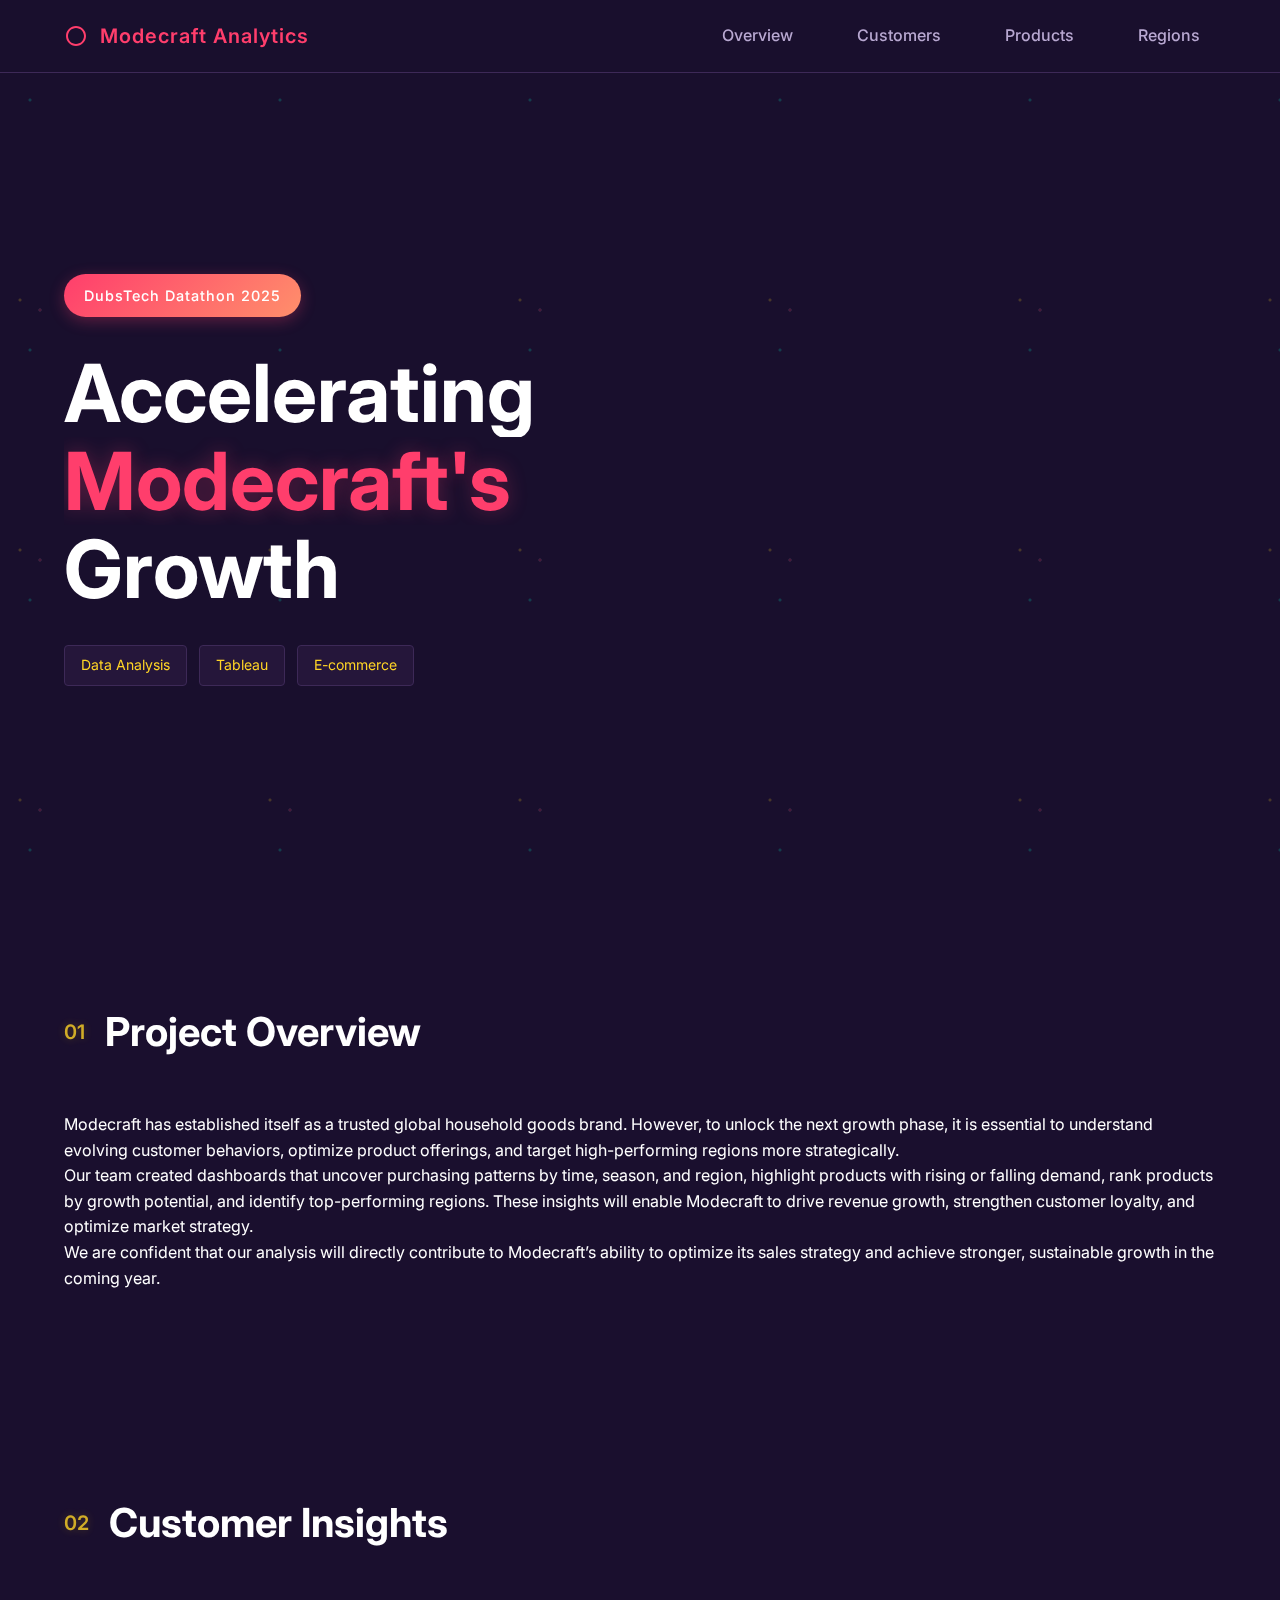
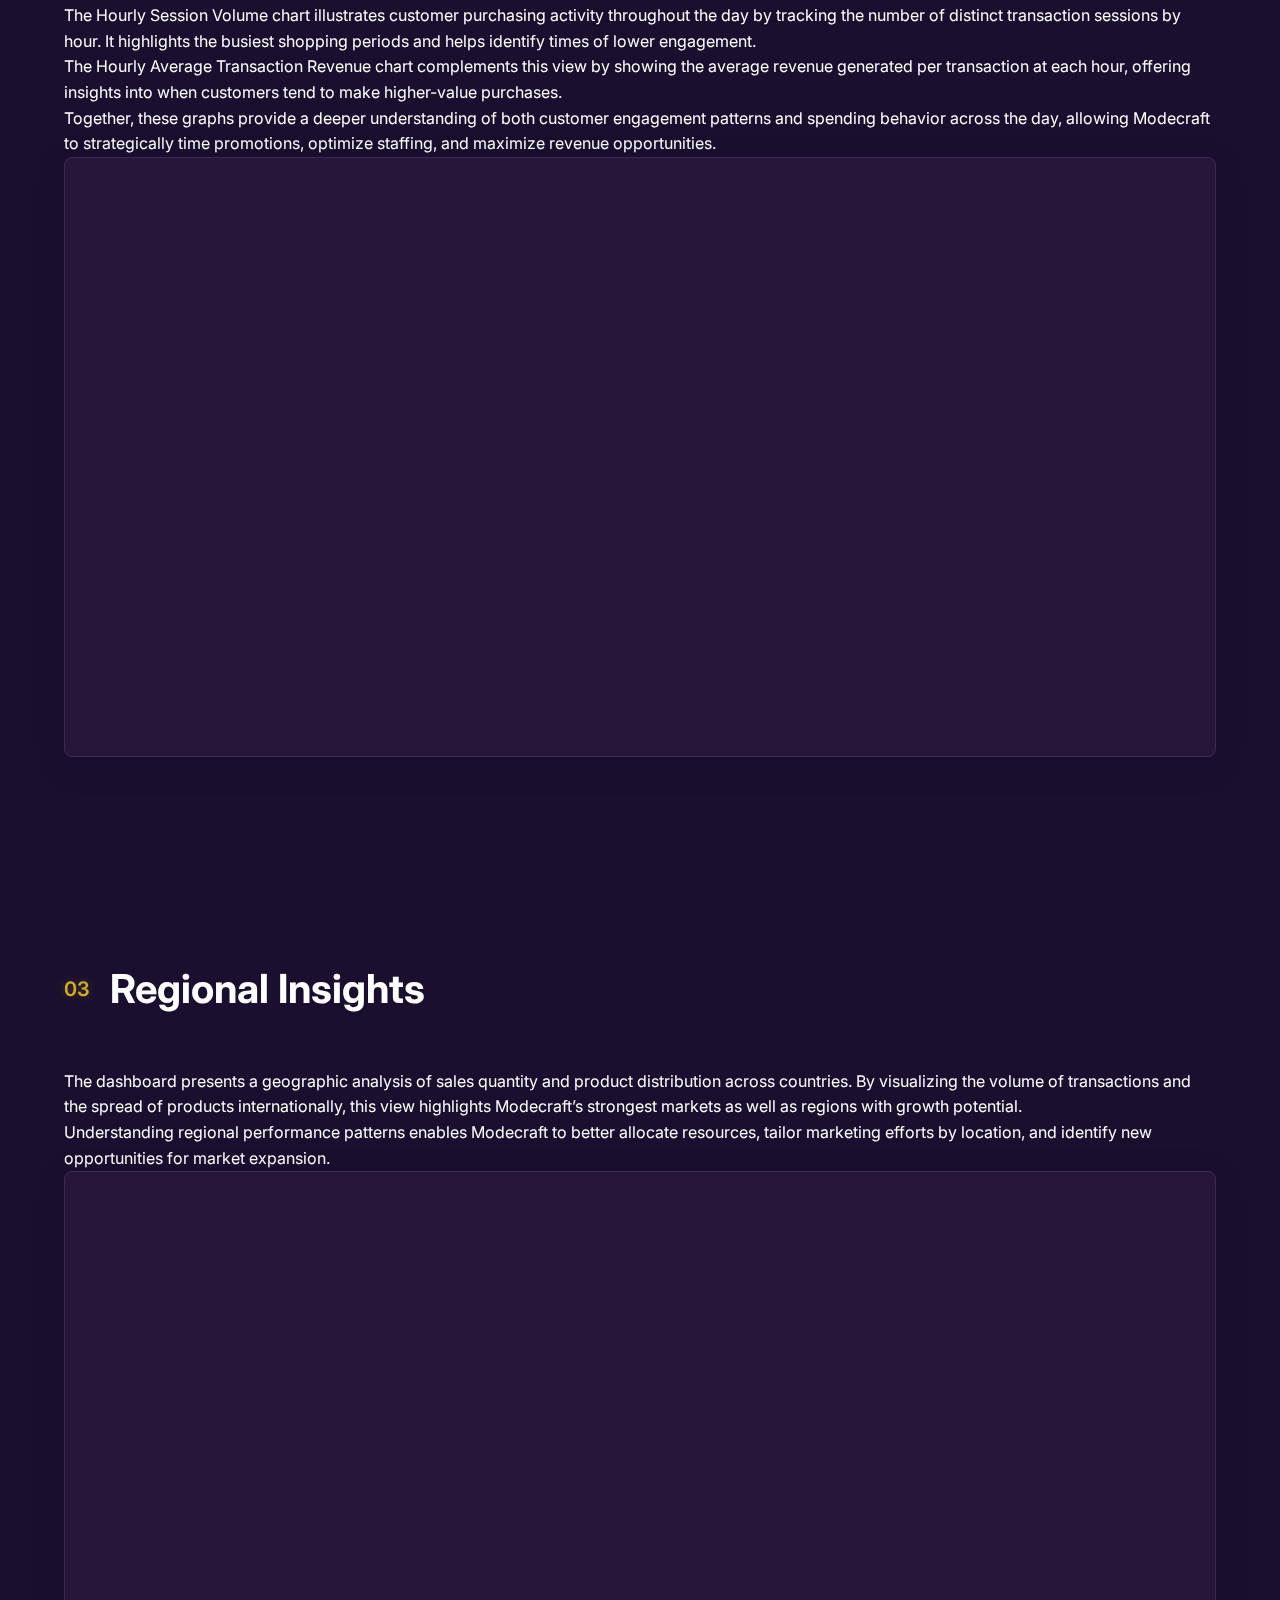
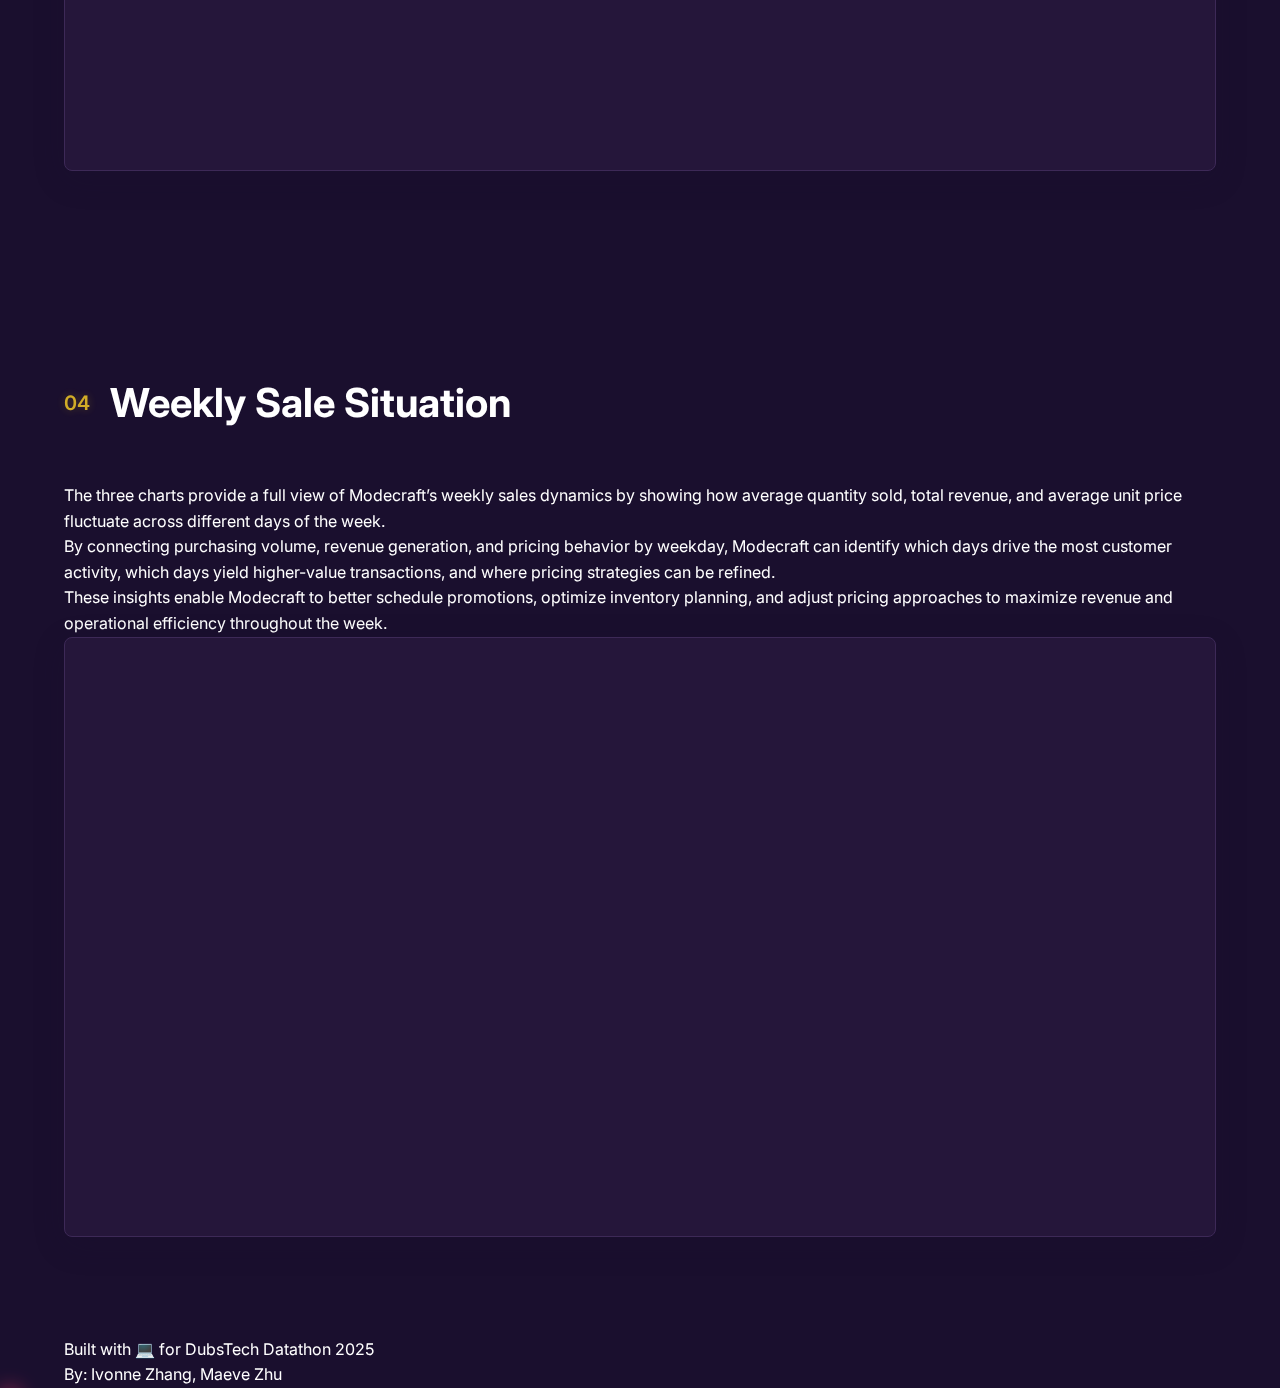
<file: display/index.html>
<!DOCTYPE html>
<html lang="en">
<head>
    <meta charset="UTF-8">
    <meta name="viewport" content="width=device-width, initial-scale=1.0">
    <title>Modecraft Analytics | DubsTech Datathon</title>
    <link rel="stylesheet" href="styles-github.css">
    <link href="https://fonts.googleapis.com/css2?family=JetBrains+Mono:wght@400;600&family=Inter:wght@300;400;500;600;700&display=swap" rel="stylesheet">
    <script src="https://public.tableau.com/javascripts/api/viz_v1.js"></script>
</head>
<body>
    <div class="stars"></div>
    <nav class="nav-github">
        <div class="container">
            <div class="nav-content">
                <a href="#" class="logo">
                    <svg class="logo-icon" viewBox="0 0 24 24" width="24" height="24">
                        <path fill="currentColor" d="M12 2C6.48 2 2 6.48 2 12s4.48 10 10 10 10-4.48 10-10S17.52 2 12 2zm0 18c-4.41 0-8-3.59-8-8s3.59-8 8-8 8 3.59 8 8-3.59 8-8 8z"/>
                    </svg>
                    <span class="logo-text">Modecraft Analytics</span>
                </a>
                <ul class="nav-links">
                    <li><a href="#overview" class="nav-link">Overview</a></li>
                    <li><a href="#customer-insights" class="nav-link">Customers</a></li>
                    <li><a href="#product-review" class="nav-link">Products</a></li>
                    <li><a href="#regional-analysis" class="nav-link">Regions</a></li>
                </ul>
            </div>
        </div>
    </nav>

    <header class="header-github">
        <div class="container">
            <div class="header-content">
                <div class="project-badge">DubsTech Datathon 2025</div>
                <h1 class="main-title">
                    <span class="title-line">Accelerating</span>
                    <span class="title-line accent">Modecraft's</span>
                    <span class="title-line">Growth</span>
                </h1>
                <div class="tech-stack">
                    <span class="tech-badge">Data Analysis</span>
                    <span class="tech-badge">Tableau</span>
                    <span class="tech-badge">E-commerce</span>
                </div>
            </div>
        </div>
        <div class="header-gradient"></div>
    </header>

    <main class="main-content">
        <section id="overview" class="section-github">
            <div class="container">
                <div class="section-content">
                    <div class="section-header">
                        <span class="section-number">01</span>
                        <h2 class="section-title">Project Overview</h2>
                    </div>
                    <div class="content-grid">
                        <div class="text-content">
                            <p class="lead intro-paragraph">
                                Modecraft has established itself as a trusted global household goods brand. However, to unlock the next growth phase, it is essential to understand evolving customer behaviors, optimize product offerings, and target high-performing regions more strategically.
                            </p>
                            <p class="intro-paragraph">
                                Our team created dashboards that uncover purchasing patterns by time, season, and region, highlight products with rising or falling demand, rank products by growth potential, and identify top-performing regions. These insights will enable Modecraft to drive revenue growth, strengthen customer loyalty, and optimize market strategy.
                            </p>
                            <p class="intro-paragraph">
                                We are confident that our analysis will directly contribute to Modecraft’s ability to optimize its sales strategy and achieve stronger, sustainable growth in the coming year.
                            </p>
                    
                        </div>                        
                    </div>
                </div>
            </div>
        </section>

        <section id="customer-insights" class="section-github">
            <div class="container">
                <div class="section-content">
                    <div class="section-header">
                        <span class="section-number">02</span>
                        <h2 class="section-title">Customer Insights</h2>
                    </div>
                    <div class="content-grid">
                        <div class="text-content">
                            <p>
                                The Hourly Session Volume chart illustrates customer purchasing activity throughout the day by tracking the number of distinct transaction sessions by hour. It highlights the busiest shopping periods and helps identify times of lower engagement.
                                </p>
                                <p>
                                The Hourly Average Transaction Revenue chart complements this view by showing the average revenue generated per transaction at each hour, offering insights into when customers tend to make higher-value purchases.
                                </p>
                                <p>
                                Together, these graphs provide a deeper understanding of both customer engagement patterns and spending behavior across the day, allowing Modecraft to strategically time promotions, optimize staffing, and maximize revenue opportunities.
                                </p>
                        </div>
                        <div class="dashboard-container github">
                            <div class='tableauPlaceholder' id='viz1745786248107' style='position: relative'>
                                <noscript>
                                    <a href='#'>
                                        <img alt='Average Revenue per Transaction by Hour ' 
                                             src='https://public.tableau.com/static/images/Ho/HourCustomerInsight/HourCustomInsight/1_rss.png' 
                                             style='border: none' />
                                    </a>
                                </noscript>
                                <object class='tableauViz' style='display:none;'>
                                    <param name='host_url' value='https%3A%2F%2Fpublic.tableau.com%2F' />
                                    <param name='embed_code_version' value='3' />
                                    <param name='site_root' value='' />
                                    <param name='name' value='HourCustomerInsight&#47;HourCustomInsight' />
                                    <param name='tabs' value='no' />
                                    <param name='toolbar' value='yes' />
                                    <param name='static_image' value='https://public.tableau.com/static/images/Ho/HourCustomerInsight/HourCustomInsight/1.png' />
                                    <param name='animate_transition' value='yes' />
                                    <param name='display_static_image' value='yes' />
                                    <param name='display_spinner' value='yes' />
                                    <param name='display_overlay' value='yes' />
                                    <param name='display_count' value='yes' />
                                    <param name='language' value='en-US' />
                                    <param name='filter' value='publish=yes' />
                                </object>
                            </div>
                            <script type='text/javascript'>
                                var divElement = document.getElementById('viz1745786248107');
                                var vizElement = divElement.getElementsByTagName('object')[0];
                                if (divElement.offsetWidth > 800) {
                                    vizElement.style.width='1366px';
                                    vizElement.style.height='795px';
                                } else if (divElement.offsetWidth > 500) {
                                    vizElement.style.width='1366px';
                                    vizElement.style.height='795px';
                                } else {
                                    vizElement.style.width='100%';
                                    vizElement.style.height='727px';
                                }
                                var scriptElement = document.createElement('script');
                                scriptElement.src = 'https://public.tableau.com/javascripts/api/viz_v1.js';
                                vizElement.parentNode.insertBefore(scriptElement, vizElement);
                            </script>
                        </div>
                    </div>
                </div>
            </div>
        </section>

        <section id="product-review" class="section-github">
            <div class="container">
                <div class="section-content">
                    <div class="section-header">
                        <span class="section-number">03</span>
                        <h2 class="section-title">Regional Insights</h2>
                    </div>
                    <div class="content-grid">
                        <div class="text-content">
                            <p>
                                The dashboard presents a geographic analysis of sales quantity and product distribution across countries. By visualizing the volume of transactions and the spread of products internationally, this view highlights Modecraft’s strongest markets as well as regions with growth potential.
                                </p>
                                <p>
                                Understanding regional performance patterns enables Modecraft to better allocate resources, tailor marketing efforts by location, and identify new opportunities for market expansion.
                                </p>
                                
                        </div>
                        <div class="dashboard-container github">
                            <div class='tableauPlaceholder' id='viz1745786459290' style='position: relative'>
                                <noscript>
                                    <a href='#'>
                                        <img alt='Sheet 1 ' 
                                             src='https://public.tableau.com/static/images/Co/CountryProduct/Sheet1/1_rss.png' 
                                             style='border: none' />
                                    </a>
                                </noscript>
                                <object class='tableauViz' style='display:none;'>
                                    <param name='host_url' value='https%3A%2F%2Fpublic.tableau.com%2F' />
                                    <param name='embed_code_version' value='3' />
                                    <param name='site_root' value='' />
                                    <param name='name' value='CountryProduct&#47;Sheet1' />
                                    <param name='tabs' value='no' />
                                    <param name='toolbar' value='yes' />
                                    <param name='static_image' value='https://public.tableau.com/static/images/Co/CountryProduct/Sheet1/1.png' />
                                    <param name='animate_transition' value='yes' />
                                    <param name='display_static_image' value='yes' />
                                    <param name='display_spinner' value='yes' />
                                    <param name='display_overlay' value='yes' />
                                    <param name='display_count' value='yes' />
                                    <param name='language' value='en-US' />
                                    <param name='filter' value='publish=yes' />
                                </object>
                            </div>
                            <script type='text/javascript'>
                                var divElement = document.getElementById('viz1745786459290');
                                var vizElement = divElement.getElementsByTagName('object')[0];
                                vizElement.style.width='100%';
                                vizElement.style.height=(divElement.offsetWidth*0.75)+'px';
                                var scriptElement = document.createElement('script');
                                scriptElement.src = 'https://public.tableau.com/javascripts/api/viz_v1.js';
                                vizElement.parentNode.insertBefore(scriptElement, vizElement);
                            </script>
                        </div>
                    </div>
                </div>
            </div>
        </section>

        <section id="regional-analysis" class="section-github">
            <div class="container">
                <div class="section-content">
                    <div class="section-header">
                        <span class="section-number">04</span>
                        <h2 class="section-title">Weekly Sale Situation</h2>
                    </div>
                    <div class="content-grid">
                        <div class="text-content">
                            <p>
                                The three charts provide a full view of Modecraft’s weekly sales dynamics by showing how average quantity sold, total revenue, and average unit price fluctuate across different days of the week.
                                </p>
                                <p>
                                By connecting purchasing volume, revenue generation, and pricing behavior by weekday, Modecraft can identify which days drive the most customer activity, which days yield higher-value transactions, and where pricing strategies can be refined.
                                </p>
                                <p>
                                These insights enable Modecraft to better schedule promotions, optimize inventory planning, and adjust pricing approaches to maximize revenue and operational efficiency throughout the week.
                                </p>
                                
                        </div>
                        <div class="dashboard-container github">
                            <div class='tableauPlaceholder' id='viz1745786083712' style='position: relative'>
                                <noscript>
                                    <a href='#'>
                                        <img alt='Weekly Sales Overview: Average Unit Price, Total Revenue &amp; Average Quantity Sold by Day of Week ' 
                                             src='https://public.tableau.com/static/images/We/WeekSale/Sheet1/1_rss.png' 
                                             style='border: none' />
                                    </a>
                                </noscript>
                                <object class='tableauViz' style='display:none;'>
                                    <param name='host_url' value='https%3A%2F%2Fpublic.tableau.com%2F' />
                                    <param name='embed_code_version' value='3' />
                                    <param name='site_root' value='' />
                                    <param name='name' value='WeekSale&#47;Sheet1' />
                                    <param name='tabs' value='no' />
                                    <param name='toolbar' value='yes' />
                                    <param name='static_image' value='https://public.tableau.com/static/images/We/WeekSale/Sheet1/1.png' />
                                    <param name='animate_transition' value='yes' />
                                    <param name='display_static_image' value='yes' />
                                    <param name='display_spinner' value='yes' />
                                    <param name='display_overlay' value='yes' />
                                    <param name='display_count' value='yes' />
                                    <param name='language' value='en-US' />
                                    <param name='filter' value='publish=yes' />
                                </object>
                            </div>
                            <script type='text/javascript'>
                                var divElement = document.getElementById('viz1745786083712');
                                var vizElement = divElement.getElementsByTagName('object')[0];
                                vizElement.style.width='100%';
                                vizElement.style.height=(divElement.offsetWidth*0.75)+'px';
                                var scriptElement = document.createElement('script');
                                scriptElement.src = 'https://public.tableau.com/javascripts/api/viz_v1.js';
                                vizElement.parentNode.insertBefore(scriptElement, vizElement);
                            </script>
                        </div>
                    </div>
                </div>
            </div>
        </section>
    </main>

    <footer class="footer-github">
        <div class="container">
            <p>Built with 💻 for DubsTech Datathon 2025</p>
            <p>By: Ivonne Zhang, Maeve Zhu</p>
        </div>
    </footer>

    <script src="script-github.js"></script>
</body>
</html>
</file>
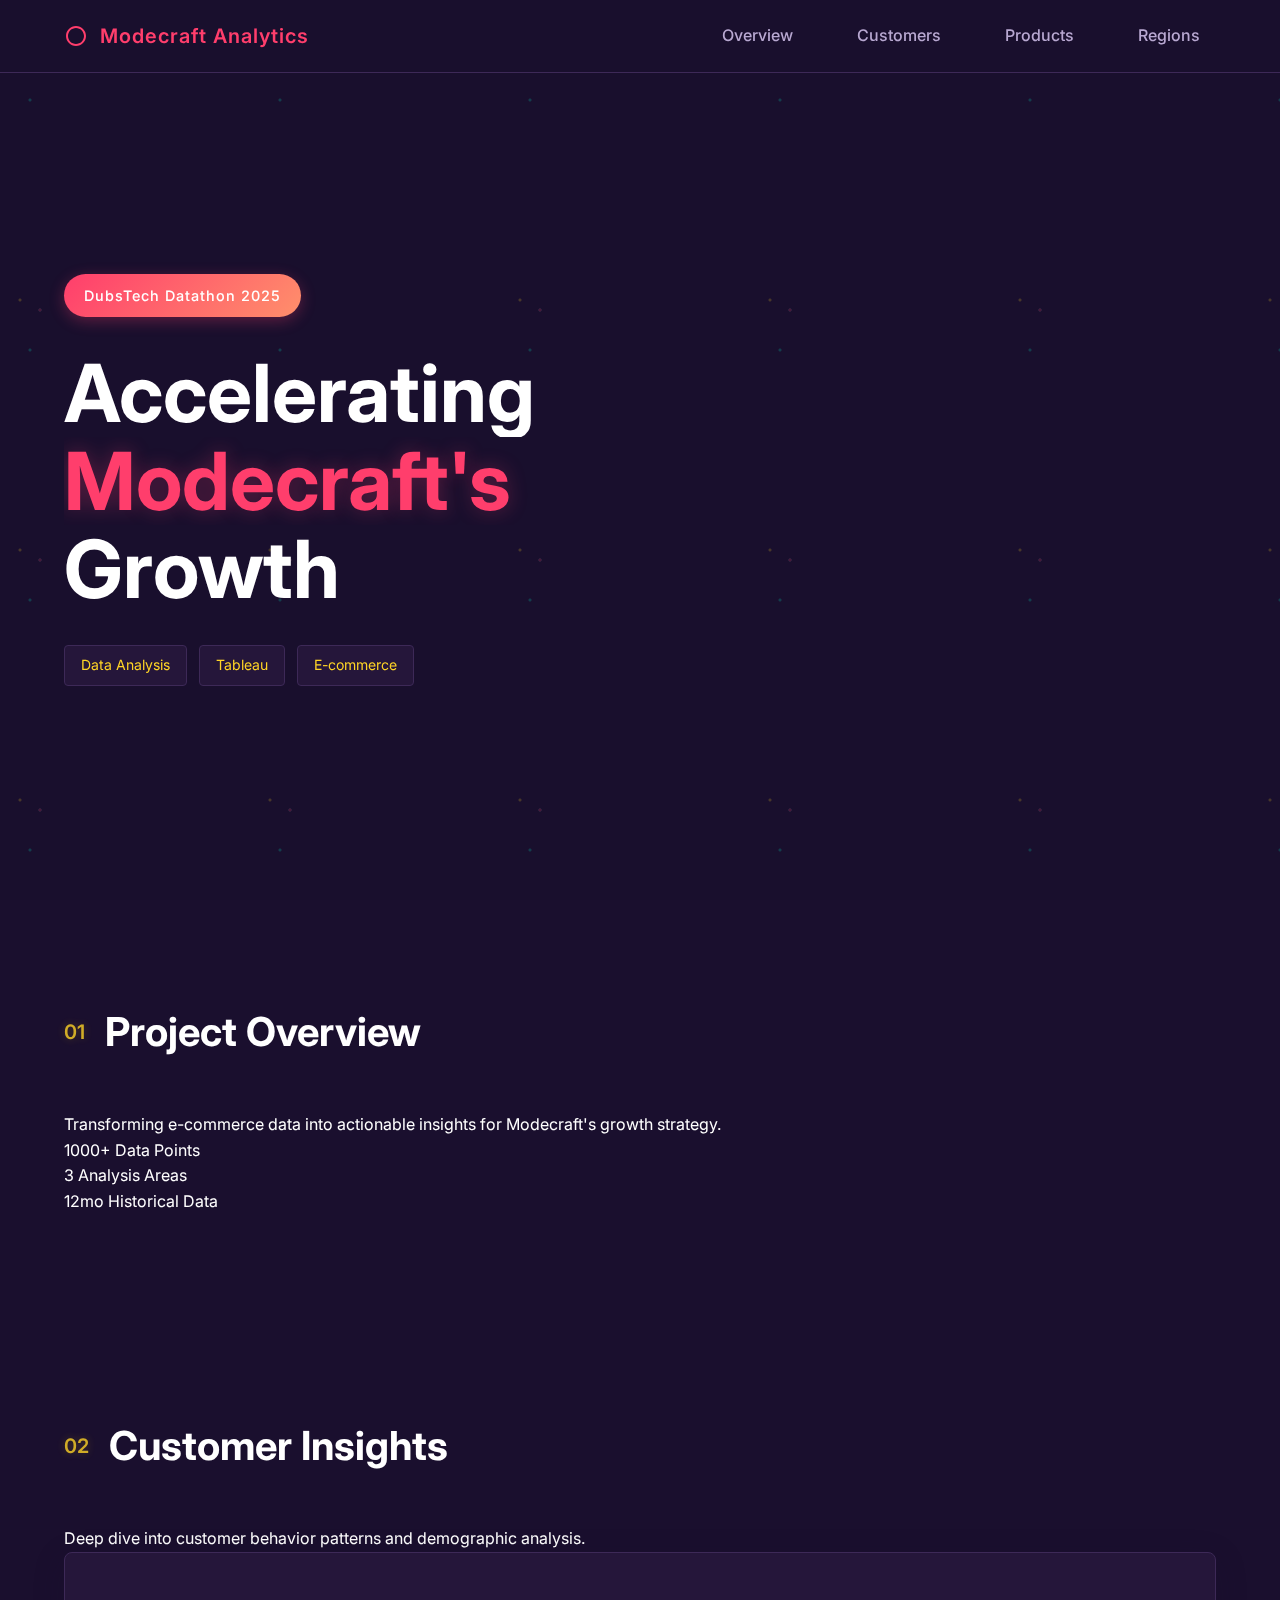
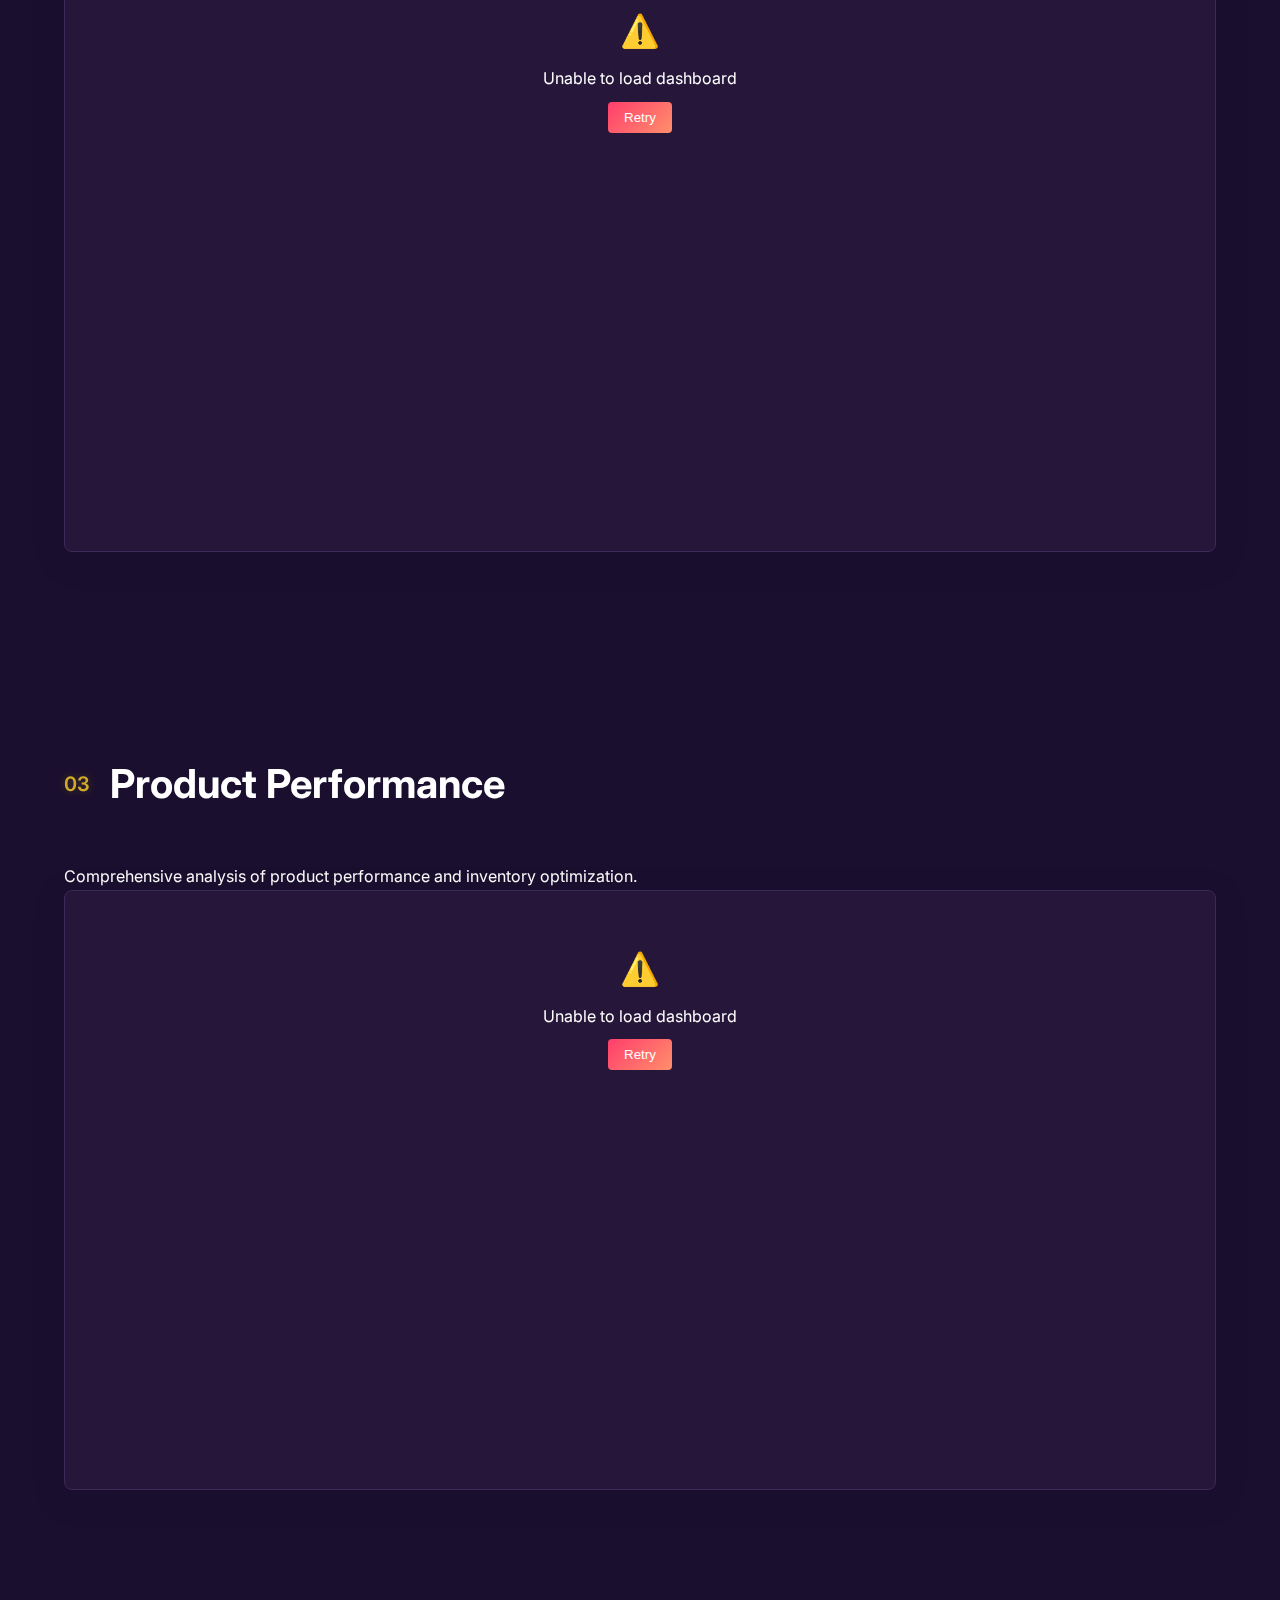
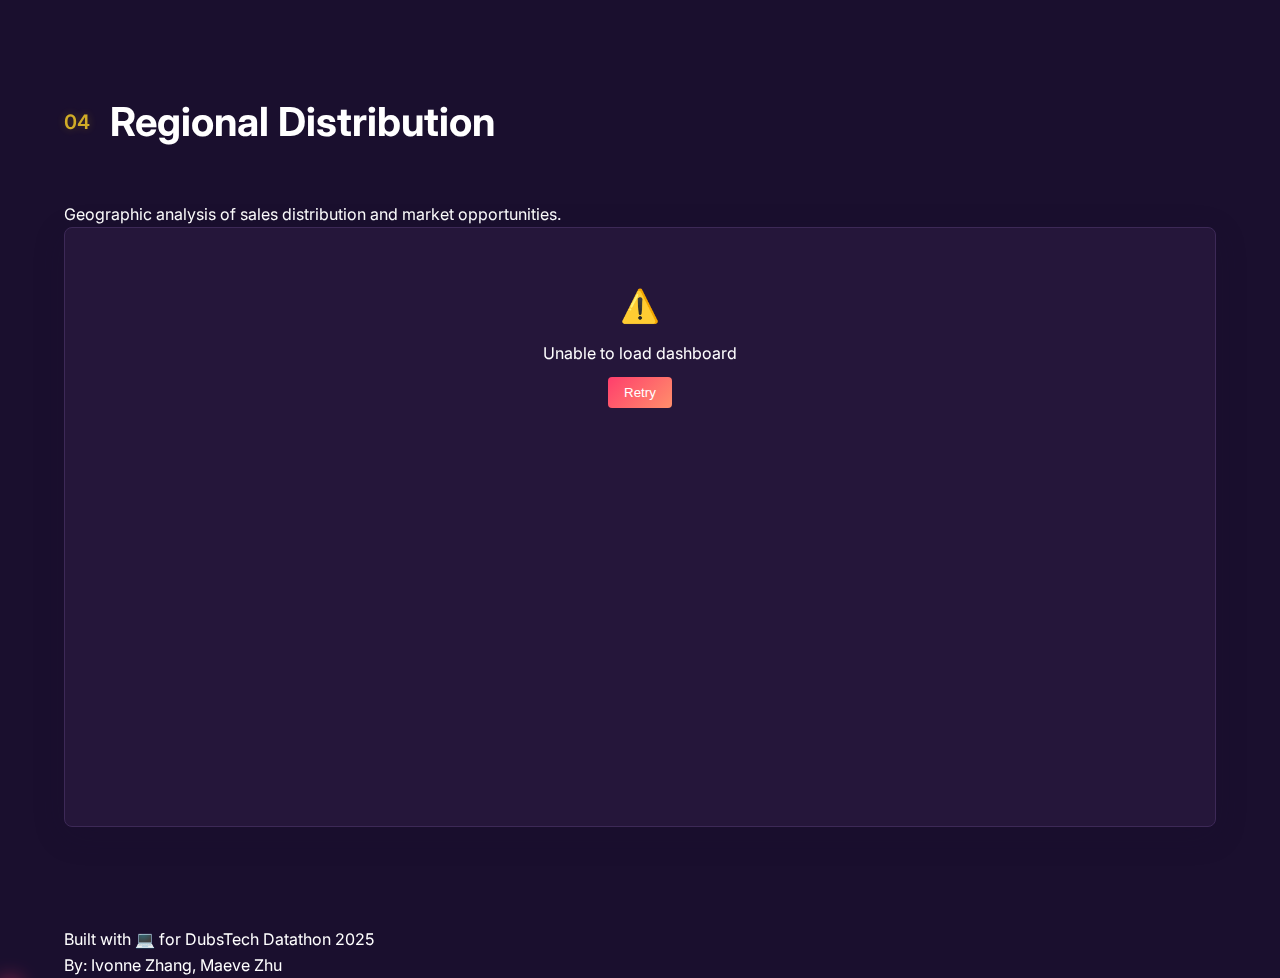
<file: display/home-github.html>
<!DOCTYPE html>
<html lang="en">
<head>
    <meta charset="UTF-8">
    <meta name="viewport" content="width=device-width, initial-scale=1.0">
    <title>Modecraft Analytics | DubsTech Datathon</title>
    <link rel="stylesheet" href="styles-github.css">
    <link href="https://fonts.googleapis.com/css2?family=JetBrains+Mono:wght@400;600&family=Inter:wght@300;400;500;600;700&display=swap" rel="stylesheet">
    <script src="https://public.tableau.com/javascripts/api/tableau-2.min.js"></script>
</head>
<body>
    <div class="stars"></div>
    <nav class="nav-github">
        <div class="container">
            <div class="nav-content">
                <a href="#" class="logo">
                    <svg class="logo-icon" viewBox="0 0 24 24" width="24" height="24">
                        <path fill="currentColor" d="M12 2C6.48 2 2 6.48 2 12s4.48 10 10 10 10-4.48 10-10S17.52 2 12 2zm0 18c-4.41 0-8-3.59-8-8s3.59-8 8-8 8 3.59 8 8-3.59 8-8 8z"/>
                    </svg>
                    <span class="logo-text">Modecraft Analytics</span>
                </a>
                <ul class="nav-links">
                    <li><a href="#overview" class="nav-link">Overview</a></li>
                    <li><a href="#customer-insights" class="nav-link">Customers</a></li>
                    <li><a href="#product-review" class="nav-link">Products</a></li>
                    <li><a href="#regional-analysis" class="nav-link">Regions</a></li>
                </ul>
            </div>
        </div>
    </nav>

    <header class="header-github">
        <div class="container">
            <div class="header-content">
                <div class="project-badge">DubsTech Datathon 2025</div>
                <h1 class="main-title">
                    <span class="title-line">Accelerating</span>
                    <span class="title-line accent">Modecraft's</span>
                    <span class="title-line">Growth</span>
                </h1>
                <div class="tech-stack">
                    <span class="tech-badge">Data Analysis</span>
                    <span class="tech-badge">Tableau</span>
                    <span class="tech-badge">E-commerce</span>
                </div>
            </div>
        </div>
        <div class="header-gradient"></div>
    </header>

    <main class="main-content">
        <section id="overview" class="section-github">
            <div class="container">
                <div class="section-content">
                    <div class="section-header">
                        <span class="section-number">01</span>
                        <h2 class="section-title">Project Overview</h2>
                    </div>
                    <div class="content-grid">
                        <div class="text-content">
                            <p class="lead">Transforming e-commerce data into actionable insights for Modecraft's growth strategy.</p>
                            <div class="key-metrics">
                                <div class="metric">
                                    <span class="metric-number">1000+</span>
                                    <span class="metric-label">Data Points</span>
                                </div>
                                <div class="metric">
                                    <span class="metric-number">3</span>
                                    <span class="metric-label">Analysis Areas</span>
                                </div>
                                <div class="metric">
                                    <span class="metric-number">12mo</span>
                                    <span class="metric-label">Historical Data</span>
                                </div>
                            </div>
                        </div>
                    </div>
                </div>
            </div>
        </section>

        <section id="customer-insights" class="section-github">
            <div class="container">
                <div class="section-content">
                    <div class="section-header">
                        <span class="section-number">02</span>
                        <h2 class="section-title">Customer Insights</h2>
                    </div>
                    <div class="content-grid">
                        <div class="text-content">
                            <p>Deep dive into customer behavior patterns and demographic analysis.</p>
                        </div>
                        <div class="dashboard-container github">
                            <div class="tableau-placeholder" id="customer-dashboard">
                                <div class="placeholder-content">
                                    <span class="placeholder-icon">📊</span>
                                    <p>Customer Insights Dashboard</p>
                                </div>
                            </div>
                        </div>
                    </div>
                </div>
            </div>
        </section>

        <section id="product-review" class="section-github">
            <div class="container">
                <div class="section-content">
                    <div class="section-header">
                        <span class="section-number">03</span>
                        <h2 class="section-title">Product Performance</h2>
                    </div>
                    <div class="content-grid">
                        <div class="text-content">
                            <p>Comprehensive analysis of product performance and inventory optimization.</p>
                        </div>
                        <div class="dashboard-container github">
                            <div class="tableau-placeholder" id="product-dashboard">
                                <div class="placeholder-content">
                                    <span class="placeholder-icon">📈</span>
                                    <p>Product Analysis Dashboard</p>
                                </div>
                            </div>
                        </div>
                    </div>
                </div>
            </div>
        </section>

        <section id="regional-analysis" class="section-github">
            <div class="container">
                <div class="section-content">
                    <div class="section-header">
                        <span class="section-number">04</span>
                        <h2 class="section-title">Regional Distribution</h2>
                    </div>
                    <div class="content-grid">
                        <div class="text-content">
                            <p>Geographic analysis of sales distribution and market opportunities.</p>
                        </div>
                        <div class="dashboard-container github">
                            <div class="tableau-placeholder" id="regional-dashboard">
                                <div class="placeholder-content">
                                    <span class="placeholder-icon">🌍</span>
                                    <p>Regional Analysis Dashboard</p>
                                </div>
                            </div>
                        </div>
                    </div>
                </div>
            </div>
        </section>
    </main>

    <footer class="footer-github">
        <div class="container">
            <p>Built with 💻 for DubsTech Datathon 2025</p>
            <p>By: Ivonne Zhang, Maeve Zhu</p>
        </div>
    </footer>

    <script src="script-github.js"></script>
</body>
</html>
</file>
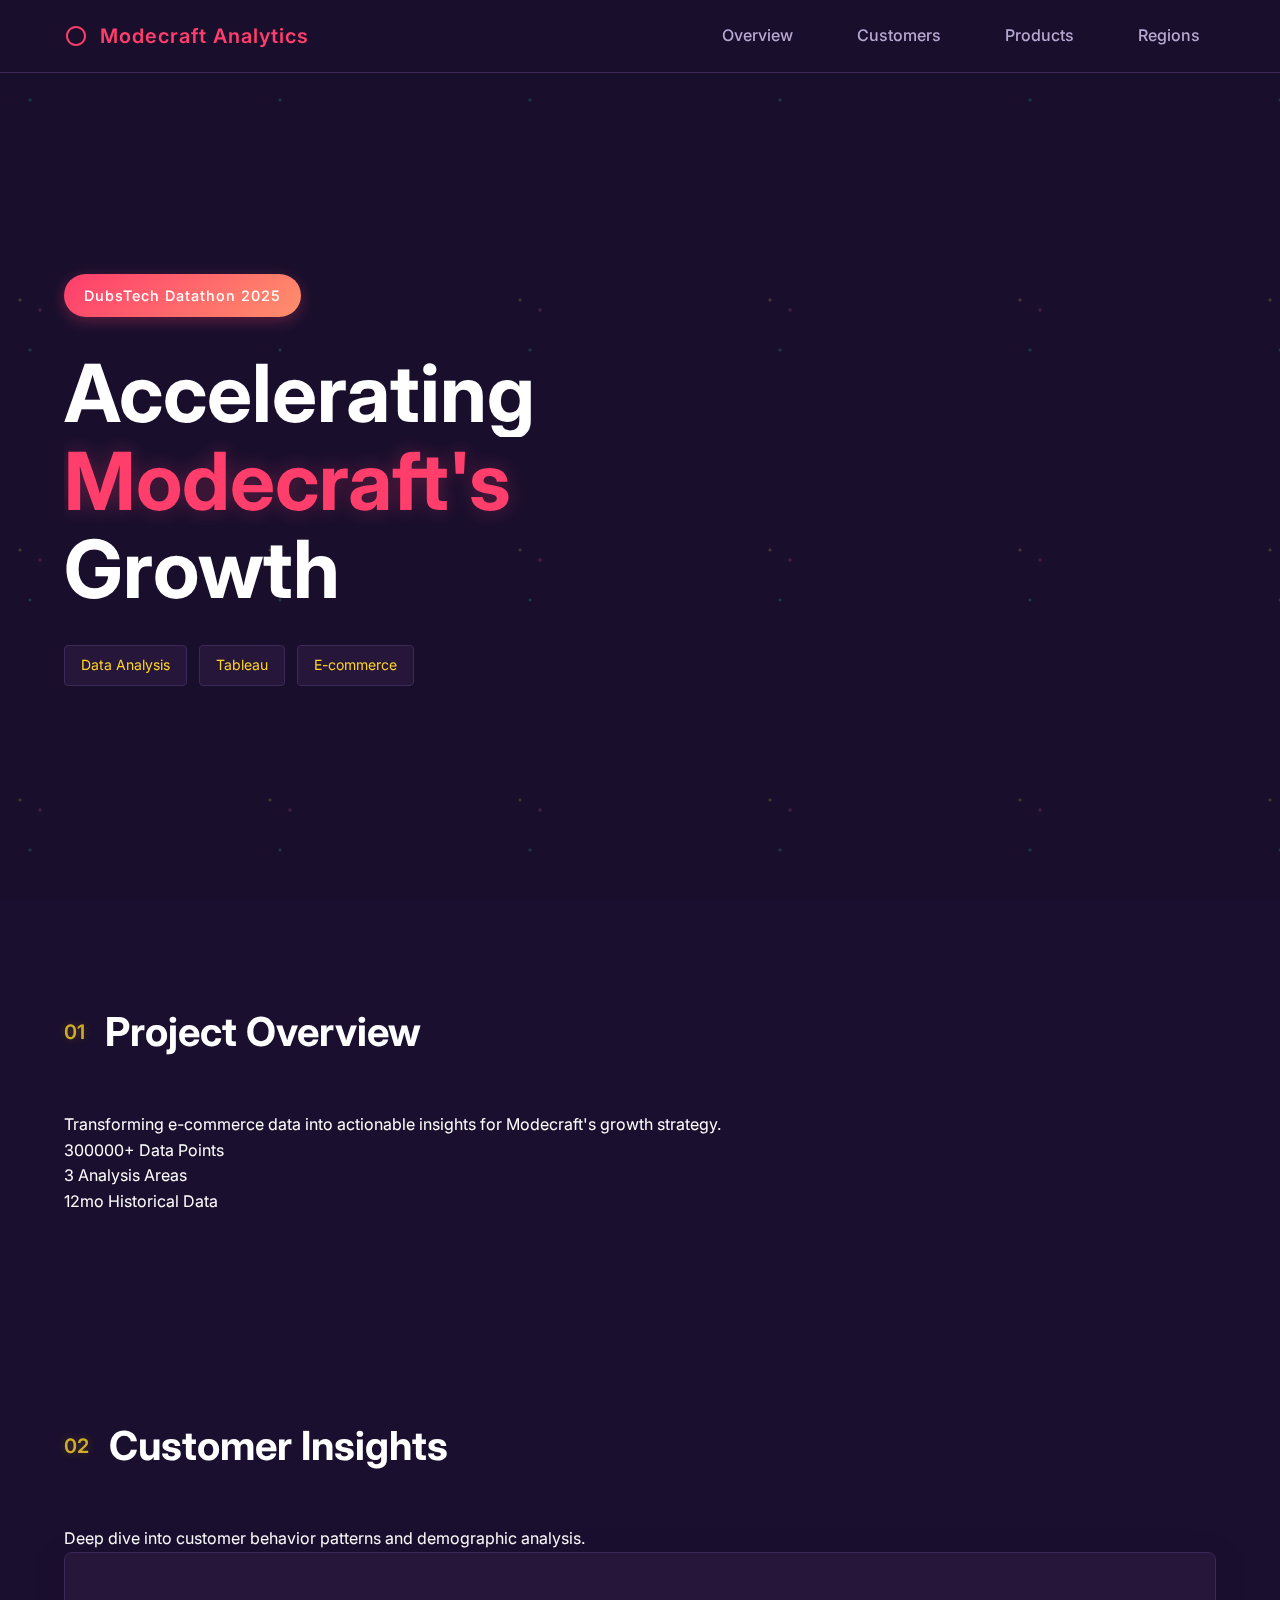
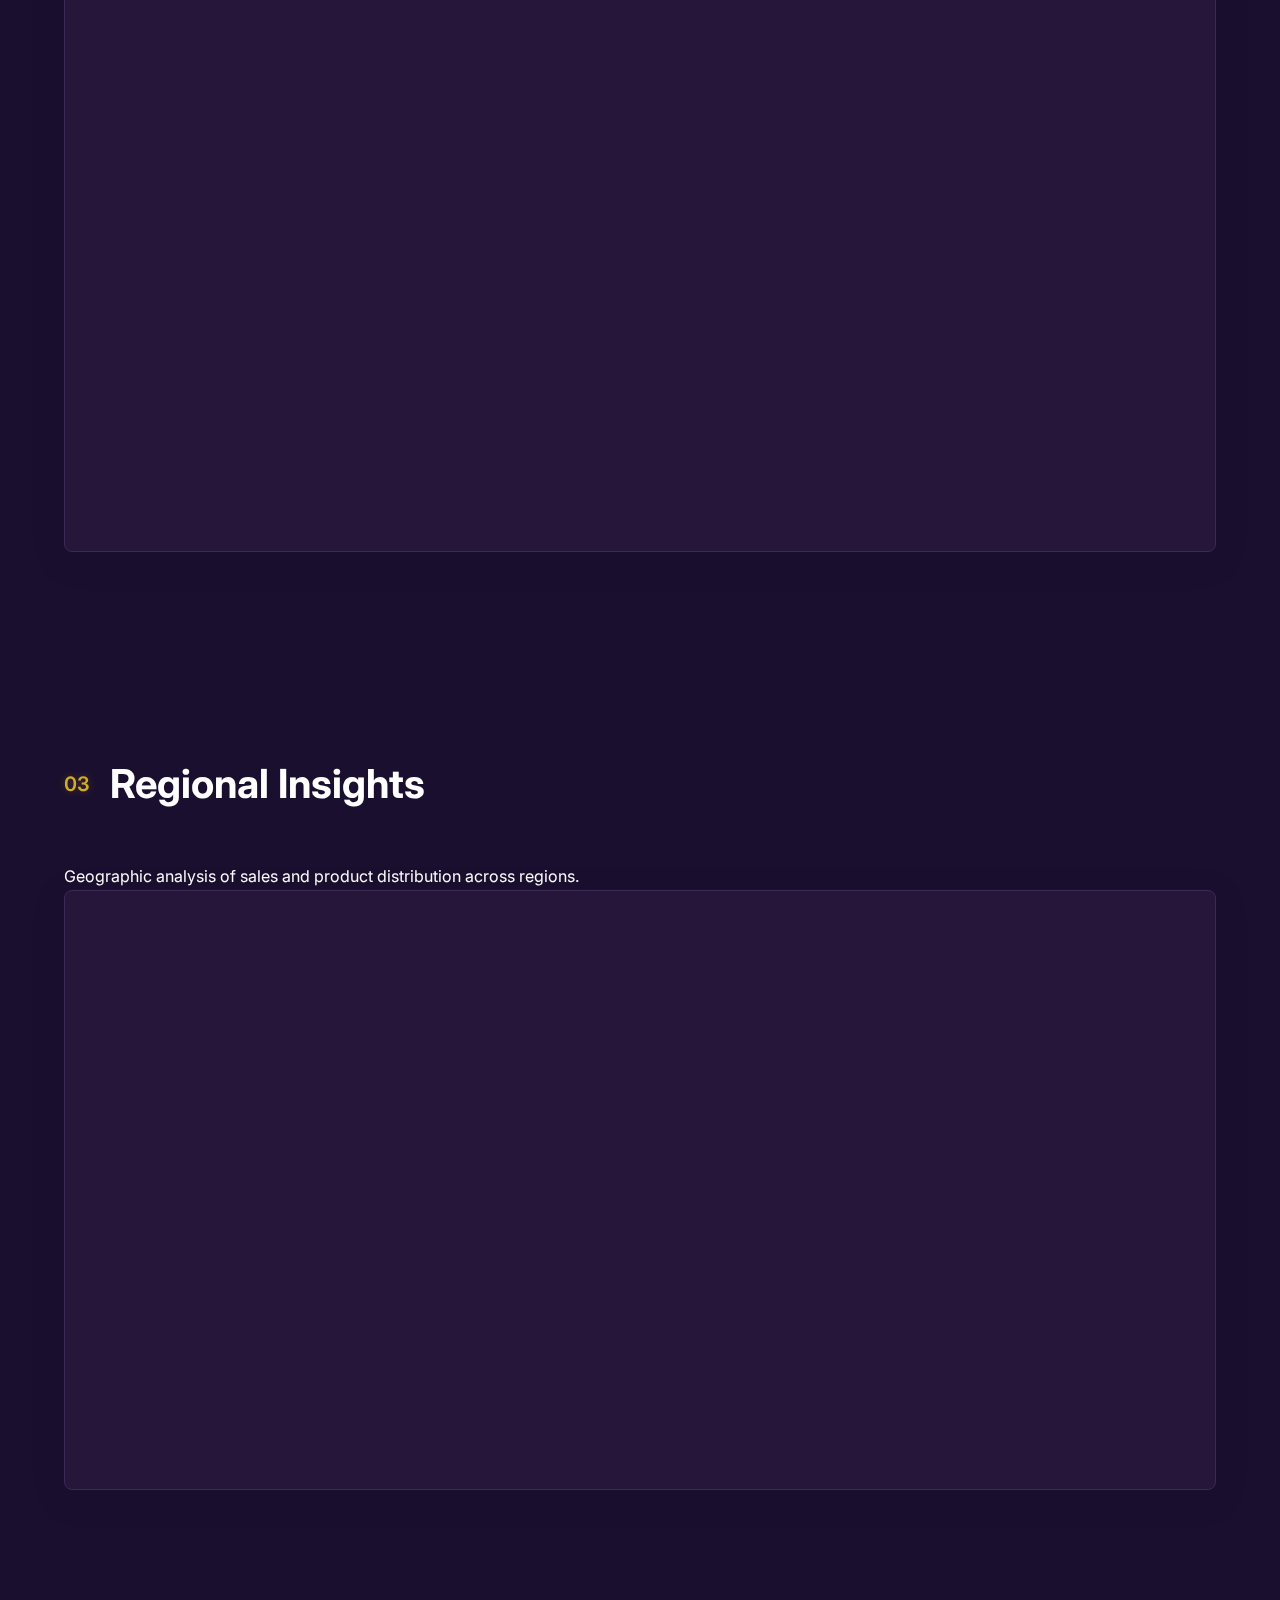
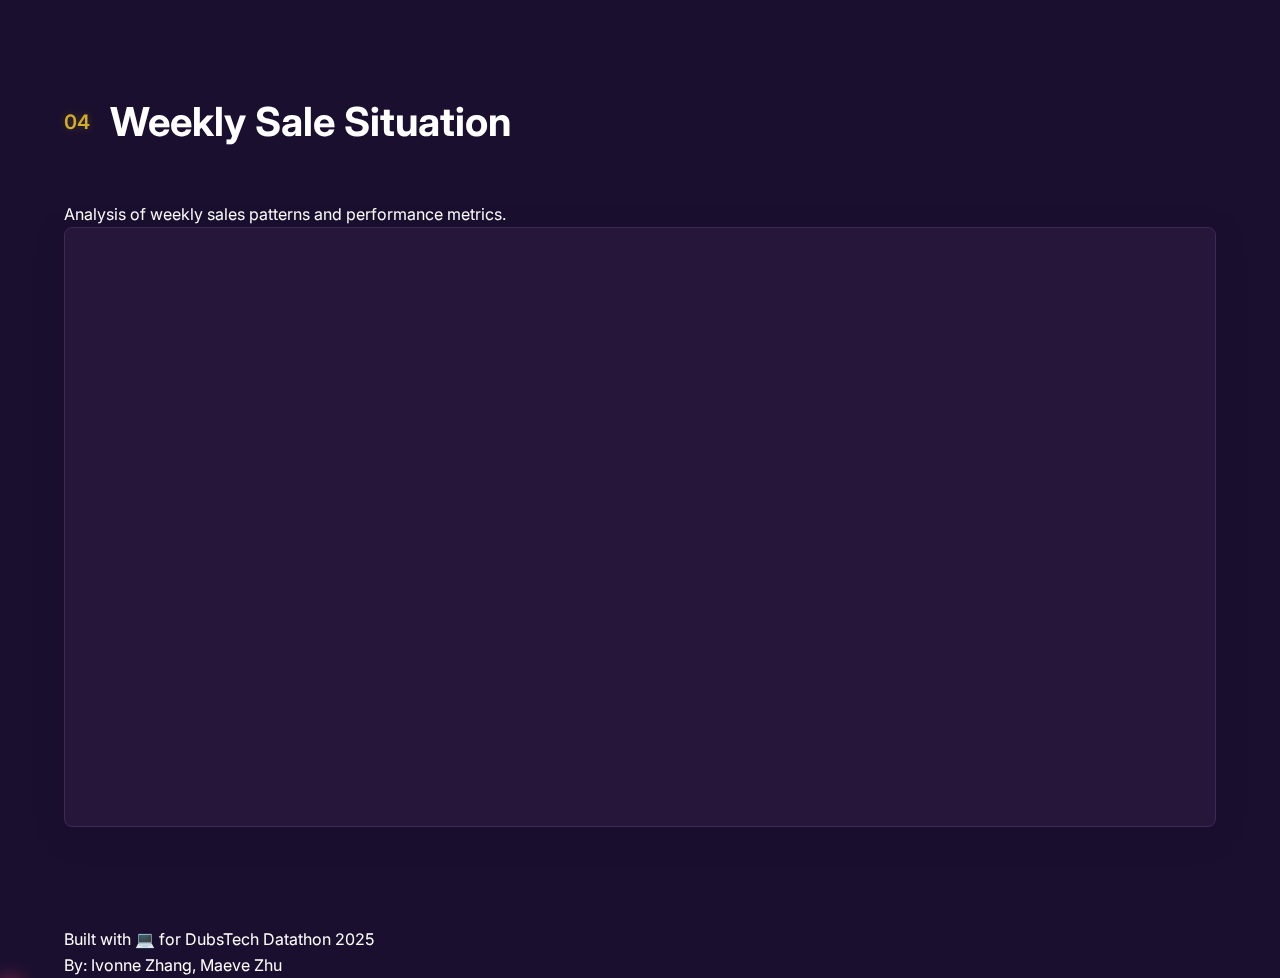
<file: docs:/home-github.html>
<!DOCTYPE html>
<html lang="en">
<head>
    <meta charset="UTF-8">
    <meta name="viewport" content="width=device-width, initial-scale=1.0">
    <title>Modecraft Analytics | DubsTech Datathon</title>
    <link rel="stylesheet" href="styles-github.css">
    <link href="https://fonts.googleapis.com/css2?family=JetBrains+Mono:wght@400;600&family=Inter:wght@300;400;500;600;700&display=swap" rel="stylesheet">
    <script src="https://public.tableau.com/javascripts/api/viz_v1.js"></script>
</head>
<body>
    <div class="stars"></div>
    <nav class="nav-github">
        <div class="container">
            <div class="nav-content">
                <a href="#" class="logo">
                    <svg class="logo-icon" viewBox="0 0 24 24" width="24" height="24">
                        <path fill="currentColor" d="M12 2C6.48 2 2 6.48 2 12s4.48 10 10 10 10-4.48 10-10S17.52 2 12 2zm0 18c-4.41 0-8-3.59-8-8s3.59-8 8-8 8 3.59 8 8-3.59 8-8 8z"/>
                    </svg>
                    <span class="logo-text">Modecraft Analytics</span>
                </a>
                <ul class="nav-links">
                    <li><a href="#overview" class="nav-link">Overview</a></li>
                    <li><a href="#customer-insights" class="nav-link">Customers</a></li>
                    <li><a href="#product-review" class="nav-link">Products</a></li>
                    <li><a href="#regional-analysis" class="nav-link">Regions</a></li>
                </ul>
            </div>
        </div>
    </nav>

    <header class="header-github">
        <div class="container">
            <div class="header-content">
                <div class="project-badge">DubsTech Datathon 2025</div>
                <h1 class="main-title">
                    <span class="title-line">Accelerating</span>
                    <span class="title-line accent">Modecraft's</span>
                    <span class="title-line">Growth</span>
                </h1>
                <div class="tech-stack">
                    <span class="tech-badge">Data Analysis</span>
                    <span class="tech-badge">Tableau</span>
                    <span class="tech-badge">E-commerce</span>
                </div>
            </div>
        </div>
        <div class="header-gradient"></div>
    </header>

    <main class="main-content">
        <section id="overview" class="section-github">
            <div class="container">
                <div class="section-content">
                    <div class="section-header">
                        <span class="section-number">01</span>
                        <h2 class="section-title">Project Overview</h2>
                    </div>
                    <div class="content-grid">
                        <div class="text-content">
                            <p class="lead">Transforming e-commerce data into actionable insights for Modecraft's growth strategy.</p>
                            <div class="key-metrics">
                                <div class="metric">
                                    <span class="metric-number">300000+</span>
                                    <span class="metric-label">Data Points</span>
                                </div>
                                <div class="metric">
                                    <span class="metric-number">3</span>
                                    <span class="metric-label">Analysis Areas</span>
                                </div>
                                <div class="metric">
                                    <span class="metric-number">12mo</span>
                                    <span class="metric-label">Historical Data</span>
                                </div>
                            </div>
                        </div>
                    </div>
                </div>
            </div>
        </section>

        <section id="customer-insights" class="section-github">
            <div class="container">
                <div class="section-content">
                    <div class="section-header">
                        <span class="section-number">02</span>
                        <h2 class="section-title">Customer Insights</h2>
                    </div>
                    <div class="content-grid">
                        <div class="text-content">
                            <p>Deep dive into customer behavior patterns and demographic analysis.</p>
                        </div>
                        <div class="dashboard-container github">
                            <div class='tableauPlaceholder' id='viz1745786248107' style='position: relative'>
                                <noscript>
                                    <a href='#'>
                                        <img alt='Average Revenue per Transaction by Hour ' 
                                             src='https://public.tableau.com/static/images/Ho/HourCustomerInsight/HourCustomInsight/1_rss.png' 
                                             style='border: none' />
                                    </a>
                                </noscript>
                                <object class='tableauViz' style='display:none;'>
                                    <param name='host_url' value='https%3A%2F%2Fpublic.tableau.com%2F' />
                                    <param name='embed_code_version' value='3' />
                                    <param name='site_root' value='' />
                                    <param name='name' value='HourCustomerInsight&#47;HourCustomInsight' />
                                    <param name='tabs' value='no' />
                                    <param name='toolbar' value='yes' />
                                    <param name='static_image' value='https://public.tableau.com/static/images/Ho/HourCustomerInsight/HourCustomInsight/1.png' />
                                    <param name='animate_transition' value='yes' />
                                    <param name='display_static_image' value='yes' />
                                    <param name='display_spinner' value='yes' />
                                    <param name='display_overlay' value='yes' />
                                    <param name='display_count' value='yes' />
                                    <param name='language' value='en-US' />
                                    <param name='filter' value='publish=yes' />
                                </object>
                            </div>
                            <script type='text/javascript'>
                                var divElement = document.getElementById('viz1745786248107');
                                var vizElement = divElement.getElementsByTagName('object')[0];
                                if (divElement.offsetWidth > 800) {
                                    vizElement.style.width='1366px';
                                    vizElement.style.height='795px';
                                } else if (divElement.offsetWidth > 500) {
                                    vizElement.style.width='1366px';
                                    vizElement.style.height='795px';
                                } else {
                                    vizElement.style.width='100%';
                                    vizElement.style.height='727px';
                                }
                                var scriptElement = document.createElement('script');
                                scriptElement.src = 'https://public.tableau.com/javascripts/api/viz_v1.js';
                                vizElement.parentNode.insertBefore(scriptElement, vizElement);
                            </script>
                        </div>
                    </div>
                </div>
            </div>
        </section>

        <section id="product-review" class="section-github">
            <div class="container">
                <div class="section-content">
                    <div class="section-header">
                        <span class="section-number">03</span>
                        <h2 class="section-title">Regional Insights</h2>
                    </div>
                    <div class="content-grid">
                        <div class="text-content">
                            <p>Geographic analysis of sales and product distribution across regions.</p>
                        </div>
                        <div class="dashboard-container github">
                            <div class='tableauPlaceholder' id='viz1745786459290' style='position: relative'>
                                <noscript>
                                    <a href='#'>
                                        <img alt='Sheet 1 ' 
                                             src='https://public.tableau.com/static/images/Co/CountryProduct/Sheet1/1_rss.png' 
                                             style='border: none' />
                                    </a>
                                </noscript>
                                <object class='tableauViz' style='display:none;'>
                                    <param name='host_url' value='https%3A%2F%2Fpublic.tableau.com%2F' />
                                    <param name='embed_code_version' value='3' />
                                    <param name='site_root' value='' />
                                    <param name='name' value='CountryProduct&#47;Sheet1' />
                                    <param name='tabs' value='no' />
                                    <param name='toolbar' value='yes' />
                                    <param name='static_image' value='https://public.tableau.com/static/images/Co/CountryProduct/Sheet1/1.png' />
                                    <param name='animate_transition' value='yes' />
                                    <param name='display_static_image' value='yes' />
                                    <param name='display_spinner' value='yes' />
                                    <param name='display_overlay' value='yes' />
                                    <param name='display_count' value='yes' />
                                    <param name='language' value='en-US' />
                                    <param name='filter' value='publish=yes' />
                                </object>
                            </div>
                            <script type='text/javascript'>
                                var divElement = document.getElementById('viz1745786459290');
                                var vizElement = divElement.getElementsByTagName('object')[0];
                                vizElement.style.width='100%';
                                vizElement.style.height=(divElement.offsetWidth*0.75)+'px';
                                var scriptElement = document.createElement('script');
                                scriptElement.src = 'https://public.tableau.com/javascripts/api/viz_v1.js';
                                vizElement.parentNode.insertBefore(scriptElement, vizElement);
                            </script>
                        </div>
                    </div>
                </div>
            </div>
        </section>

        <section id="regional-analysis" class="section-github">
            <div class="container">
                <div class="section-content">
                    <div class="section-header">
                        <span class="section-number">04</span>
                        <h2 class="section-title">Weekly Sale Situation</h2>
                    </div>
                    <div class="content-grid">
                        <div class="text-content">
                            <p>Analysis of weekly sales patterns and performance metrics.</p>
                        </div>
                        <div class="dashboard-container github">
                            <div class='tableauPlaceholder' id='viz1745786083712' style='position: relative'>
                                <noscript>
                                    <a href='#'>
                                        <img alt='Weekly Sales Overview: Average Unit Price, Total Revenue &amp; Average Quantity Sold by Day of Week ' 
                                             src='https://public.tableau.com/static/images/We/WeekSale/Sheet1/1_rss.png' 
                                             style='border: none' />
                                    </a>
                                </noscript>
                                <object class='tableauViz' style='display:none;'>
                                    <param name='host_url' value='https%3A%2F%2Fpublic.tableau.com%2F' />
                                    <param name='embed_code_version' value='3' />
                                    <param name='site_root' value='' />
                                    <param name='name' value='WeekSale&#47;Sheet1' />
                                    <param name='tabs' value='no' />
                                    <param name='toolbar' value='yes' />
                                    <param name='static_image' value='https://public.tableau.com/static/images/We/WeekSale/Sheet1/1.png' />
                                    <param name='animate_transition' value='yes' />
                                    <param name='display_static_image' value='yes' />
                                    <param name='display_spinner' value='yes' />
                                    <param name='display_overlay' value='yes' />
                                    <param name='display_count' value='yes' />
                                    <param name='language' value='en-US' />
                                    <param name='filter' value='publish=yes' />
                                </object>
                            </div>
                            <script type='text/javascript'>
                                var divElement = document.getElementById('viz1745786083712');
                                var vizElement = divElement.getElementsByTagName('object')[0];
                                vizElement.style.width='100%';
                                vizElement.style.height=(divElement.offsetWidth*0.75)+'px';
                                var scriptElement = document.createElement('script');
                                scriptElement.src = 'https://public.tableau.com/javascripts/api/viz_v1.js';
                                vizElement.parentNode.insertBefore(scriptElement, vizElement);
                            </script>
                        </div>
                    </div>
                </div>
            </div>
        </section>
    </main>

    <footer class="footer-github">
        <div class="container">
            <p>Built with 💻 for DubsTech Datathon 2025</p>
            <p>By: Ivonne Zhang, Maeve Zhu</p>
        </div>
    </footer>

    <script src="script-github.js"></script>
</body>
</html>
</file>
<file: display/styles-github.css>
:root {
    --primary-dark: #1a0f2e;
    --secondary-dark: #2d1b42;
    --text-primary: #ffffff;
    --text-secondary: #b8a8d1;
    --accent-bright: #ff3e6c;
    --accent-soft: #ffd426;
    --highlight: #00f0c7;
    --border-color: #3d2957;
    --success: #36f1cd;
    --custom-gradient: linear-gradient(135deg, var(--accent-bright) 0%, #ff8f6b 100%);
    --hover-gradient: linear-gradient(135deg, var(--accent-soft) 0%, #ff6b6b 100%);
}

/* Base styles */
* {
    margin: 0;
    padding: 0;
    box-sizing: border-box;
}

body {
    font-family: 'Inter', sans-serif;
    line-height: 1.6;
    color: var(--text-primary);
    background-color: var(--primary-dark);
    overflow-x: hidden;
}

.container {
    width: 100%;
    max-width: 1200px;
    margin: 0 auto;
    padding: 0 24px;
    position: relative;
}

/* Custom background pattern */
.stars {
    position: fixed;
    top: 0;
    left: 0;
    width: 100%;
    height: 100%;
    pointer-events: none;
    background: 
        radial-gradient(2px 2px at 40px 60px, var(--accent-bright) 50%, transparent 100%),
        radial-gradient(2px 2px at 20px 50px, var(--accent-soft) 50%, transparent 100%),
        radial-gradient(2px 2px at 30px 100px, var(--highlight) 50%, transparent 100%),
        radial-gradient(2px 2px at 40px 60px, var(--success) 50%, transparent 100%),
        var(--primary-dark);
    background-size: 250px 250px;
    opacity: 0.2;
    z-index: 0;
}

/* Navigation */
.nav-github {
    background-color: rgba(26, 15, 46, 0.85);
    border-bottom: 1px solid var(--border-color);
    position: fixed;
    top: 0;
    left: 0;
    right: 0;
    z-index: 1000;
    padding: 20px 0;
    backdrop-filter: blur(8px);
}

.nav-content {
    display: flex;
    justify-content: space-between;
    align-items: center;
}

.logo {
    display: flex;
    align-items: center;
    gap: 12px;
    text-decoration: none;
    color: var(--accent-bright);
    transition: color 0.3s ease;
}

.logo:hover {
    color: var(--accent-soft);
}

.logo-text {
    font-weight: 600;
    font-size: 1.25rem;
    letter-spacing: 1px;
}

.nav-links {
    display: flex;
    gap: 32px;
    list-style: none;
}

.nav-link {
    color: var(--text-secondary);
    text-decoration: none;
    font-weight: 500;
    padding: 8px 16px;
    border-radius: 4px;
    transition: all 0.3s ease;
    position: relative;
    overflow: hidden;
}

.nav-link::after {
    content: '';
    position: absolute;
    bottom: 0;
    left: 0;
    width: 0;
    height: 2px;
    background: var(--custom-gradient);
    transition: width 0.3s ease;
}

.nav-link:hover {
    color: var(--accent-bright);
    text-shadow: 0 0 8px rgba(255, 62, 108, 0.3);
}

.nav-link:hover::after {
    width: 100%;
}

/* Header */
.header-github {
    min-height: 100vh;
    position: relative;
    display: flex;
    align-items: center;
    padding: 120px 0 60px;
}

.header-content {
    position: relative;
    z-index: 2;
    max-width: 800px;
}

.project-badge {
    display: inline-block;
    padding: 10px 20px;
    background: var(--custom-gradient);
    border: none;
    border-radius: 30px;
    font-size: 0.9rem;
    font-weight: 500;
    margin-bottom: 32px;
    color: var(--text-primary);
    letter-spacing: 1px;
    animation: glow 3s ease-in-out infinite;
    box-shadow: 0 4px 15px rgba(255, 62, 108, 0.3);
}

.main-title {
    font-size: 5rem;
    line-height: 1.1;
    margin-bottom: 32px;
}

.title-line {
    display: block;
    position: relative;
    overflow: hidden;
}

.title-line.accent {
    color: var(--accent-bright);
    text-shadow: 0 0 20px rgba(255, 62, 108, 0.3);
}

.tech-stack {
    display: flex;
    flex-wrap: wrap;
    gap: 12px;
    margin-top: 32px;
}

.tech-badge {
    padding: 8px 16px;
    background: rgba(45, 27, 66, 0.6);
    border: 1px solid var(--border-color);
    border-radius: 4px;
    font-size: 0.875rem;
    color: var(--accent-soft);
    transition: all 0.3s ease;
    animation: float 4s ease-in-out infinite;
    backdrop-filter: blur(4px);
}

.tech-badge:hover {
    border-color: var(--accent-bright);
    background: var(--secondary-dark);
    transform: translateY(-4px);
    box-shadow: 0 4px 12px rgba(255, 62, 108, 0.2);
}

/* Sections */
.section-github {
    padding: 100px 0;
    position: relative;
    z-index: 2;
}

.section-header {
    display: flex;
    align-items: center;
    gap: 20px;
    margin-bottom: 48px;
}

.section-number {
    color: var(--accent-soft);
    font-size: 1.25rem;
    font-weight: 600;
    opacity: 0.8;
    text-shadow: 0 0 10px rgba(255, 212, 38, 0.3);
}

.section-title {
    font-size: 2.5rem;
    color: var(--text-primary);
    position: relative;
}

.section-title::after {
    content: '';
    position: absolute;
    bottom: -8px;
    left: 0;
    width: 80px;
    height: 4px;
    background: var(--custom-gradient);
    border-radius: 2px;
}

/* Dashboard container */
.dashboard-container.github {
    background: rgba(45, 27, 66, 0.6);
    backdrop-filter: blur(10px);
    border: 1px solid var(--border-color);
    border-radius: 8px;
    padding: 32px;
    min-height: 600px;
    transition: all 0.3s ease;
    box-shadow: 0 8px 32px rgba(26, 15, 46, 0.2);
}

.dashboard-container.github:hover {
    border-color: var(--accent-bright);
    box-shadow: 0 12px 40px rgba(255, 62, 108, 0.2);
    transform: translateY(-6px) scale(1.01);
}

/* Custom cursor */
.custom-cursor {
    width: 20px;
    height: 20px;
    background: var(--accent-bright);
    border-radius: 50%;
    position: fixed;
    pointer-events: none;
    mix-blend-mode: lighten;
    z-index: 9999;
    opacity: 0.6;
    transform: translate(-50%, -50%);
    box-shadow: 0 0 20px var(--accent-bright);
}

/* Dashboard loader */
.dashboard-loader {
    position: absolute;
    top: 50%;
    left: 50%;
    transform: translate(-50%, -50%);
}

.loader-circle {
    width: 40px;
    height: 40px;
    border: 3px solid var(--border-color);
    border-top-color: var(--accent-bright);
    border-radius: 50%;
    animation: loader-spin 1s infinite linear;
}

.error-message {
    text-align: center;
    padding: 20px;
}

.error-message .error-icon {
    font-size: 2rem;
    margin-bottom: 10px;
    display: block;
}

.error-message button {
    margin-top: 10px;
    padding: 8px 16px;
    background: var(--custom-gradient);
    border: none;
    color: var(--text-primary);
    border-radius: 4px;
    cursor: pointer;
    transition: all 0.3s ease;
    transform: scale(1);
}

.error-message button:hover {
    transform: scale(1.05);
    box-shadow: 0 4px 15px rgba(255, 62, 108, 0.3);
}

/* Custom animations */
@keyframes loader-spin {
    to { transform: rotate(360deg); }
}

@keyframes float {
    0% { transform: translateY(0); }
    50% { transform: translateY(-8px) scale(1.02); }
    100% { transform: translateY(0); }
}

@keyframes glow {
    0% { box-shadow: 0 4px 15px rgba(255, 62, 108, 0.2); }
    50% { box-shadow: 0 8px 30px rgba(255, 62, 108, 0.4); }
    100% { box-shadow: 0 4px 15px rgba(255, 62, 108, 0.2); }
}

/* Add shine effect to important elements */
.section-title, .main-title {
    position: relative;
    overflow: hidden;
}

.section-title::before, .main-title::before {
    content: '';
    position: absolute;
    top: 0;
    left: -75%;
    width: 50%;
    height: 100%;
    background: linear-gradient(
        90deg,
        transparent,
        rgba(255, 255, 255, 0.2),
        transparent
    );
    transform: skewX(-25deg);
    animation: shine 5s infinite;
}

@keyframes shine {
    0% { left: -75%; }
    20% { left: 125%; }
    100% { left: 125%; }
}

/* Pulsing effect for call-to-action elements */
.project-badge {
    animation: pulse 2s infinite;
}

@keyframes pulse {
    0% { transform: scale(1); }
    50% { transform: scale(1.05); }
    100% { transform: scale(1); }
}

/* Responsive Design */
@media (max-width: 768px) {
    .nav-content {
        flex-direction: column;
        gap: 20px;
    }

    .nav-links {
        flex-direction: column;
        align-items: center;
        width: 100%;
    }

    .nav-link {
        width: 100%;
        text-align: center;
        background: rgba(45, 27, 66, 0.4);
        backdrop-filter: blur(4px);
    }

    .nav-link:hover {
        background: var(--secondary-dark);
    }

    .main-title {
        font-size: 3rem;
    }

    .section-title {
        font-size: 2rem;
    }

    :root {
        --custom-gradient: linear-gradient(90deg, var(--accent-bright) 0%, #ff8f6b 100%);
    }
}

@media (min-width: 1440px) {
    .container {
        max-width: 1400px;
    }

    .main-title {
        font-size: 6rem;
    }
}
</file>
<file: docs:/styles-github.css>
:root {
    --primary-dark: #1a0f2e;
    --secondary-dark: #2d1b42;
    --text-primary: #ffffff;
    --text-secondary: #b8a8d1;
    --accent-bright: #ff3e6c;
    --accent-soft: #ffd426;
    --highlight: #00f0c7;
    --border-color: #3d2957;
    --success: #36f1cd;
    --custom-gradient: linear-gradient(135deg, var(--accent-bright) 0%, #ff8f6b 100%);
    --hover-gradient: linear-gradient(135deg, var(--accent-soft) 0%, #ff6b6b 100%);
}

/* Base styles */
* {
    margin: 0;
    padding: 0;
    box-sizing: border-box;
}

body {
    font-family: 'Inter', sans-serif;
    line-height: 1.6;
    color: var(--text-primary);
    background-color: var(--primary-dark);
    overflow-x: hidden;
}

.container {
    width: 100%;
    max-width: 1200px;
    margin: 0 auto;
    padding: 0 24px;
    position: relative;
}

/* Custom background pattern */
.stars {
    position: fixed;
    top: 0;
    left: 0;
    width: 100%;
    height: 100%;
    pointer-events: none;
    background: 
        radial-gradient(2px 2px at 40px 60px, var(--accent-bright) 50%, transparent 100%),
        radial-gradient(2px 2px at 20px 50px, var(--accent-soft) 50%, transparent 100%),
        radial-gradient(2px 2px at 30px 100px, var(--highlight) 50%, transparent 100%),
        radial-gradient(2px 2px at 40px 60px, var(--success) 50%, transparent 100%),
        var(--primary-dark);
    background-size: 250px 250px;
    opacity: 0.2;
    z-index: 0;
}

/* Navigation */
.nav-github {
    background-color: rgba(26, 15, 46, 0.85);
    border-bottom: 1px solid var(--border-color);
    position: fixed;
    top: 0;
    left: 0;
    right: 0;
    z-index: 1000;
    padding: 20px 0;
    backdrop-filter: blur(8px);
}

.nav-content {
    display: flex;
    justify-content: space-between;
    align-items: center;
}

.logo {
    display: flex;
    align-items: center;
    gap: 12px;
    text-decoration: none;
    color: var(--accent-bright);
    transition: color 0.3s ease;
}

.logo:hover {
    color: var(--accent-soft);
}

.logo-text {
    font-weight: 600;
    font-size: 1.25rem;
    letter-spacing: 1px;
}

.nav-links {
    display: flex;
    gap: 32px;
    list-style: none;
}

.nav-link {
    color: var(--text-secondary);
    text-decoration: none;
    font-weight: 500;
    padding: 8px 16px;
    border-radius: 4px;
    transition: all 0.3s ease;
    position: relative;
    overflow: hidden;
}

.nav-link::after {
    content: '';
    position: absolute;
    bottom: 0;
    left: 0;
    width: 0;
    height: 2px;
    background: var(--custom-gradient);
    transition: width 0.3s ease;
}

.nav-link:hover {
    color: var(--accent-bright);
    text-shadow: 0 0 8px rgba(255, 62, 108, 0.3);
}

.nav-link:hover::after {
    width: 100%;
}

/* Header */
.header-github {
    min-height: 100vh;
    position: relative;
    display: flex;
    align-items: center;
    padding: 120px 0 60px;
}

.header-content {
    position: relative;
    z-index: 2;
    max-width: 800px;
}

.project-badge {
    display: inline-block;
    padding: 10px 20px;
    background: var(--custom-gradient);
    border: none;
    border-radius: 30px;
    font-size: 0.9rem;
    font-weight: 500;
    margin-bottom: 32px;
    color: var(--text-primary);
    letter-spacing: 1px;
    animation: glow 3s ease-in-out infinite;
    box-shadow: 0 4px 15px rgba(255, 62, 108, 0.3);
}

.main-title {
    font-size: 5rem;
    line-height: 1.1;
    margin-bottom: 32px;
}

.title-line {
    display: block;
    position: relative;
    overflow: hidden;
}

.title-line.accent {
    color: var(--accent-bright);
    text-shadow: 0 0 20px rgba(255, 62, 108, 0.3);
}

.tech-stack {
    display: flex;
    flex-wrap: wrap;
    gap: 12px;
    margin-top: 32px;
}

.tech-badge {
    padding: 8px 16px;
    background: rgba(45, 27, 66, 0.6);
    border: 1px solid var(--border-color);
    border-radius: 4px;
    font-size: 0.875rem;
    color: var(--accent-soft);
    transition: all 0.3s ease;
    animation: float 4s ease-in-out infinite;
    backdrop-filter: blur(4px);
}

.tech-badge:hover {
    border-color: var(--accent-bright);
    background: var(--secondary-dark);
    transform: translateY(-4px);
    box-shadow: 0 4px 12px rgba(255, 62, 108, 0.2);
}

/* Sections */
.section-github {
    padding: 100px 0;
    position: relative;
    z-index: 2;
}

.section-header {
    display: flex;
    align-items: center;
    gap: 20px;
    margin-bottom: 48px;
}

.section-number {
    color: var(--accent-soft);
    font-size: 1.25rem;
    font-weight: 600;
    opacity: 0.8;
    text-shadow: 0 0 10px rgba(255, 212, 38, 0.3);
}

.section-title {
    font-size: 2.5rem;
    color: var(--text-primary);
    position: relative;
}

.section-title::after {
    content: '';
    position: absolute;
    bottom: -8px;
    left: 0;
    width: 80px;
    height: 4px;
    background: var(--custom-gradient);
    border-radius: 2px;
}

/* Dashboard container */
.dashboard-container.github {
    background: rgba(45, 27, 66, 0.6);
    backdrop-filter: blur(10px);
    border: 1px solid var(--border-color);
    border-radius: 8px;
    padding: 32px;
    min-height: 600px;
    transition: all 0.3s ease;
    box-shadow: 0 8px 32px rgba(26, 15, 46, 0.2);
}

.dashboard-container.github:hover {
    border-color: var(--accent-bright);
    box-shadow: 0 12px 40px rgba(255, 62, 108, 0.2);
    transform: translateY(-6px) scale(1.01);
}

/* Custom cursor */
.custom-cursor {
    width: 20px;
    height: 20px;
    background: var(--accent-bright);
    border-radius: 50%;
    position: fixed;
    pointer-events: none;
    mix-blend-mode: lighten;
    z-index: 9999;
    opacity: 0.6;
    transform: translate(-50%, -50%);
    box-shadow: 0 0 20px var(--accent-bright);
}

/* Dashboard loader */
.dashboard-loader {
    position: absolute;
    top: 50%;
    left: 50%;
    transform: translate(-50%, -50%);
}

.loader-circle {
    width: 40px;
    height: 40px;
    border: 3px solid var(--border-color);
    border-top-color: var(--accent-bright);
    border-radius: 50%;
    animation: loader-spin 1s infinite linear;
}

.error-message {
    text-align: center;
    padding: 20px;
}

.error-message .error-icon {
    font-size: 2rem;
    margin-bottom: 10px;
    display: block;
}

.error-message button {
    margin-top: 10px;
    padding: 8px 16px;
    background: var(--custom-gradient);
    border: none;
    color: var(--text-primary);
    border-radius: 4px;
    cursor: pointer;
    transition: all 0.3s ease;
    transform: scale(1);
}

.error-message button:hover {
    transform: scale(1.05);
    box-shadow: 0 4px 15px rgba(255, 62, 108, 0.3);
}

/* Custom animations */
@keyframes loader-spin {
    to { transform: rotate(360deg); }
}

@keyframes float {
    0% { transform: translateY(0); }
    50% { transform: translateY(-8px) scale(1.02); }
    100% { transform: translateY(0); }
}

@keyframes glow {
    0% { box-shadow: 0 4px 15px rgba(255, 62, 108, 0.2); }
    50% { box-shadow: 0 8px 30px rgba(255, 62, 108, 0.4); }
    100% { box-shadow: 0 4px 15px rgba(255, 62, 108, 0.2); }
}

/* Add shine effect to important elements */
.section-title, .main-title {
    position: relative;
    overflow: hidden;
}

.section-title::before, .main-title::before {
    content: '';
    position: absolute;
    top: 0;
    left: -75%;
    width: 50%;
    height: 100%;
    background: linear-gradient(
        90deg,
        transparent,
        rgba(255, 255, 255, 0.2),
        transparent
    );
    transform: skewX(-25deg);
    animation: shine 5s infinite;
}

@keyframes shine {
    0% { left: -75%; }
    20% { left: 125%; }
    100% { left: 125%; }
}

/* Pulsing effect for call-to-action elements */
.project-badge {
    animation: pulse 2s infinite;
}

@keyframes pulse {
    0% { transform: scale(1); }
    50% { transform: scale(1.05); }
    100% { transform: scale(1); }
}

/* Responsive Design */
@media (max-width: 768px) {
    .nav-content {
        flex-direction: column;
        gap: 20px;
    }

    .nav-links {
        flex-direction: column;
        align-items: center;
        width: 100%;
    }

    .nav-link {
        width: 100%;
        text-align: center;
        background: rgba(45, 27, 66, 0.4);
        backdrop-filter: blur(4px);
    }

    .nav-link:hover {
        background: var(--secondary-dark);
    }

    .main-title {
        font-size: 3rem;
    }

    .section-title {
        font-size: 2rem;
    }

    :root {
        --custom-gradient: linear-gradient(90deg, var(--accent-bright) 0%, #ff8f6b 100%);
    }
}

@media (min-width: 1440px) {
    .container {
        max-width: 1400px;
    }

    .main-title {
        font-size: 6rem;
    }
}
</file>
